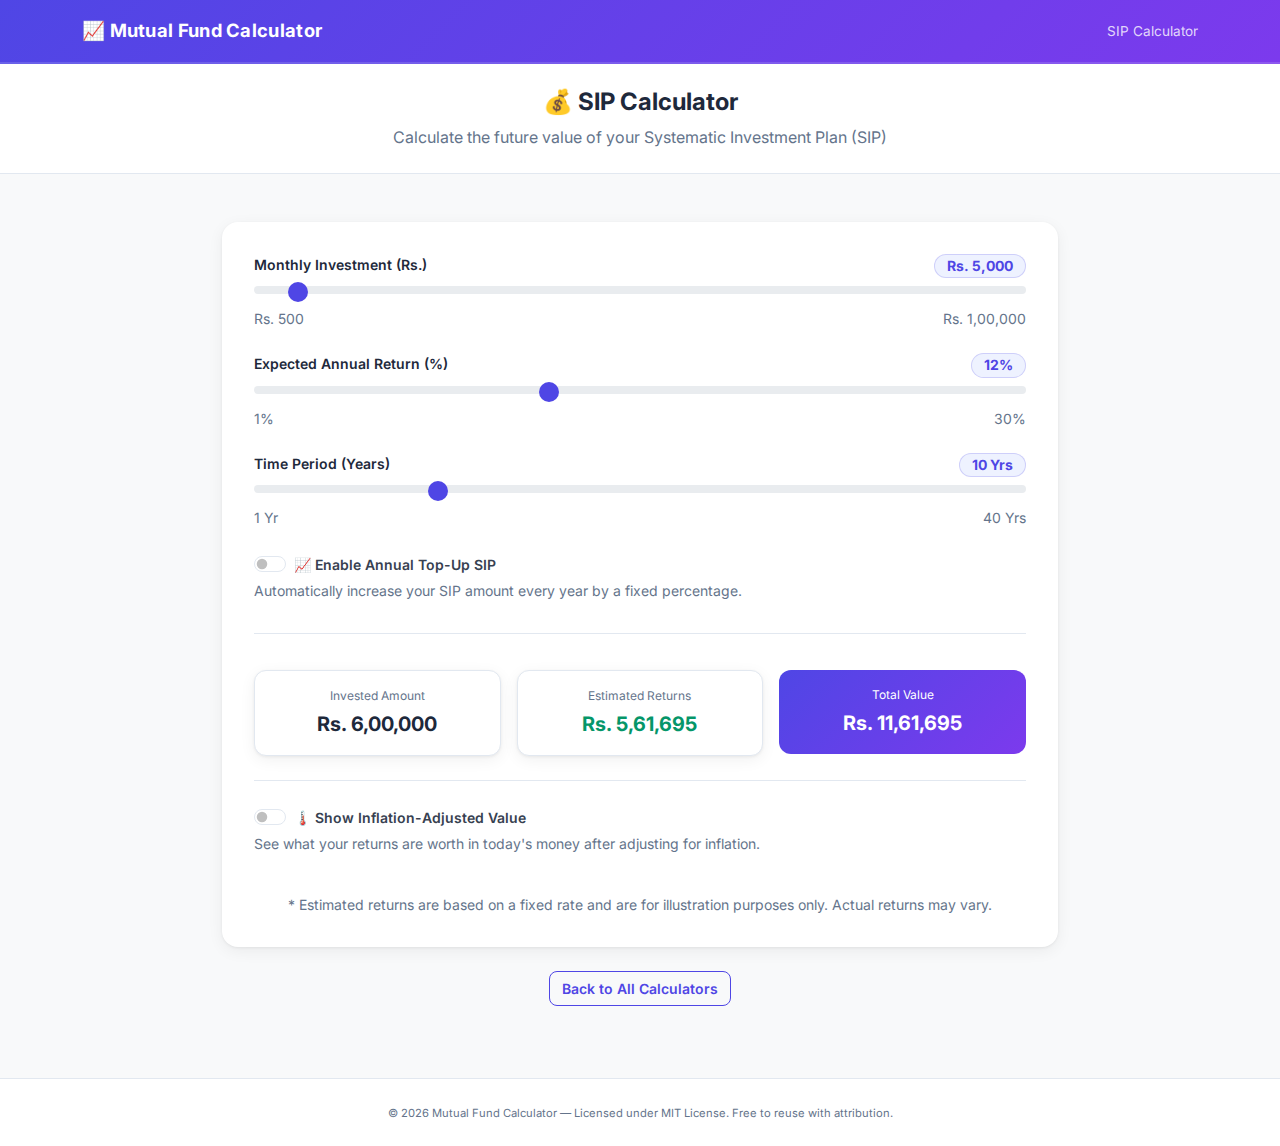
<file: docs/sip-calculator/index.html>
<!doctype html>
<html lang="en">
<head>
  <meta charset="utf-8" />
  <meta name="viewport" content="width=device-width,initial-scale=1" />
  <title>SIP Calculator — Mutual Fund Calculator</title>
  <link href="https://cdn.jsdelivr.net/npm/bootstrap@5.3.3/dist/css/bootstrap.min.css" rel="stylesheet">
  <link rel="preconnect" href="https://fonts.googleapis.com">
  <link rel="preconnect" href="https://fonts.gstatic.com" crossorigin>
  <link href="https://fonts.googleapis.com/css2?family=Inter:wght@300;400;500;600;700;800&display=swap" rel="stylesheet">
  <link rel="stylesheet" href="../assets/css/styles.css">
</head>
<body class="bg-light">

  <nav class="navbar navbar-expand-lg navbar-dark bg-primary">
    <div class="container">
      <a class="navbar-brand fw-bold" href="../index.html">📈 Mutual Fund Calculator</a>
      <span class="navbar-text text-white">SIP Calculator</span>
    </div>
  </nav>

  <section class="py-4 text-center bg-white border-bottom calc-hero">
    <div class="container">
      <h1 class="h3 fw-bold text-primary">💰 SIP Calculator</h1>
      <p class="text-muted mb-0">Calculate the future value of your Systematic Investment Plan (SIP)</p>
    </div>
  </section>

  <section class="py-5">
    <div class="container" style="max-width: 860px;">
      <div class="card shadow-sm border-0 p-4">

        <!-- Monthly Investment -->
        <div class="mb-4">
          <div class="d-flex justify-content-between">
            <label class="form-label fw-semibold">Monthly Investment (Rs.)</label>
            <span class="badge bg-primary fs-6" id="principalVal">Rs. 5,000</span>
          </div>
          <input type="range" class="form-range" id="principal" min="500" max="100000" step="500" value="5000">
          <div class="d-flex justify-content-between text-muted small"><span>Rs. 500</span><span>Rs. 1,00,000</span></div>
        </div>

        <!-- Expected Return -->
        <div class="mb-4">
          <div class="d-flex justify-content-between">
            <label class="form-label fw-semibold">Expected Annual Return (%)</label>
            <span class="badge bg-primary fs-6" id="rateVal">12%</span>
          </div>
          <input type="range" class="form-range" id="rate" min="1" max="30" step="0.5" value="12">
          <div class="d-flex justify-content-between text-muted small"><span>1%</span><span>30%</span></div>
        </div>

        <!-- Time Period -->
        <div class="mb-4">
          <div class="d-flex justify-content-between">
            <label class="form-label fw-semibold">Time Period (Years)</label>
            <span class="badge bg-primary fs-6" id="yearsVal">10 Yrs</span>
          </div>
          <input type="range" class="form-range" id="years" min="1" max="40" step="1" value="10">
          <div class="d-flex justify-content-between text-muted small"><span>1 Yr</span><span>40 Yrs</span></div>
        </div>

        <!-- Top-Up Toggle -->
        <div class="mb-3">
          <div class="form-check form-switch">
            <input class="form-check-input" type="checkbox" id="topupToggle" role="switch">
            <label class="form-check-label fw-semibold" for="topupToggle">
              📈 Enable Annual Top-Up SIP
            </label>
          </div>
          <div class="text-muted small mt-1">Automatically increase your SIP amount every year by a fixed percentage.</div>
        </div>

        <!-- Top-Up Rate Slider (hidden by default) -->
        <div class="mb-4" id="topupSection" style="display:none;">
          <div class="d-flex justify-content-between">
            <label class="form-label fw-semibold">Annual Top-Up Rate (%)</label>
            <span class="badge bg-success fs-6" id="topupVal">10%</span>
          </div>
          <input type="range" class="form-range topup-range" id="topup" min="1" max="50" step="1" value="10">
          <div class="d-flex justify-content-between text-muted small"><span>1%</span><span>50%</span></div>
        </div>

        <hr />

        <!-- Result Summary Cards (shown when top-up is OFF) -->
        <div id="regularResultSection">
          <div class="row text-center g-3 mt-1">
            <div class="col-md-4">
              <div class="result-card p-3 rounded bg-light border">
                <div class="text-muted small mb-1">Invested Amount</div>
                <div class="fw-bold fs-5 text-dark" id="invested">—</div>
              </div>
            </div>
            <div class="col-md-4">
              <div class="result-card p-3 rounded bg-light border">
                <div class="text-muted small mb-1">Estimated Returns</div>
                <div class="fw-bold fs-5 text-success" id="returns">—</div>
              </div>
            </div>
            <div class="col-md-4">
              <div class="result-card p-3 rounded bg-primary border">
                <div class="text-white small mb-1">Total Value</div>
                <div class="fw-bold fs-5 text-white" id="total">—</div>
              </div>
            </div>
          </div>
        </div>

        <!-- Comparison Result Cards (shown when top-up is ON) -->
        <div id="comparisonResultSection" style="display:none;">
          <div class="row g-3 mt-1">

            <!-- Without Top-Up -->
            <div class="col-md-6">
              <h6 class="text-muted fw-semibold text-center mb-2">📊 Without Top-Up</h6>
              <div class="row text-center g-2">
                <div class="col-12">
                  <div class="result-card p-3 rounded bg-light border">
                    <div class="text-muted small mb-1">Invested Amount</div>
                    <div class="fw-bold fs-6 text-dark" id="noTopupInvested">—</div>
                  </div>
                </div>
                <div class="col-12">
                  <div class="result-card p-3 rounded bg-light border">
                    <div class="text-muted small mb-1">Estimated Returns</div>
                    <div class="fw-bold fs-6 text-success" id="noTopupReturns">—</div>
                  </div>
                </div>
                <div class="col-12">
                  <div class="result-card p-3 rounded bg-primary border">
                    <div class="text-white small mb-1">Total Value</div>
                    <div class="fw-bold fs-6 text-white" id="noTopupTotal">—</div>
                  </div>
                </div>
              </div>
            </div>

            <!-- With Top-Up -->
            <div class="col-md-6">
              <h6 class="text-success fw-semibold text-center mb-2">📈 With Top-Up</h6>
              <div class="row text-center g-2">
                <div class="col-12">
                  <div class="result-card p-3 rounded bg-light border">
                    <div class="text-muted small mb-1">Invested Amount</div>
                    <div class="fw-bold fs-6 text-dark" id="topupInvested">—</div>
                  </div>
                </div>
                <div class="col-12">
                  <div class="result-card p-3 rounded bg-light border">
                    <div class="text-muted small mb-1">Estimated Returns</div>
                    <div class="fw-bold fs-6 text-success" id="topupReturns">—</div>
                  </div>
                </div>
                <div class="col-12">
                  <div class="result-card p-3 rounded bg-success border">
                    <div class="text-white small mb-1">Total Value</div>
                    <div class="fw-bold fs-6 text-white" id="topupTotal">—</div>
                  </div>
                </div>
              </div>
            </div>

          </div>

          <!-- Additional gain callout -->
          <div class="mt-3 p-3 rounded border border-success bg-success bg-opacity-10 text-center">
            <span class="text-muted small">🚀 Additional Value from Top-Up: </span>
            <span class="fw-bold text-success fs-6" id="additionalGain">—</span>
          </div>
        </div>

        <hr class="mt-4" />

        <!-- Inflation-Adjusted Toggle -->
        <div class="mb-3 mt-2">
          <div class="form-check form-switch">
            <input class="form-check-input" type="checkbox" id="inflationToggle" role="switch">
            <label class="form-check-label fw-semibold" for="inflationToggle">
              🌡️ Show Inflation-Adjusted Value
            </label>
          </div>
          <div class="text-muted small mt-1">See what your returns are worth in today's money after adjusting for inflation.</div>
        </div>

        <!-- Inflation Rate Slider (hidden by default) -->
        <div class="mb-4" id="inflationSection" style="display:none;">
          <div class="d-flex justify-content-between">
            <label class="form-label fw-semibold">Expected Annual Inflation Rate (%)</label>
            <span class="badge bg-warning text-dark fs-6" id="inflationVal">6%</span>
          </div>
          <input type="range" class="form-range" id="inflation" min="1" max="15" step="0.5" value="6">
          <div class="d-flex justify-content-between text-muted small"><span>1%</span><span>15%</span></div>
          <div class="text-muted small mt-1">Adjust the expected average annual inflation rate to see the real purchasing power of your returns.</div>
        </div>

        <!-- Inflation-Adjusted Result Section (hidden by default) -->
        <div id="inflationResultSection" style="display:none;" class="mt-3">

          <!-- Normal SIP Inflation-Adjusted Results -->
          <div id="inflationNormalSection">
            <h6 id="inflationNormalLabel" class="text-muted fw-semibold text-center mb-2" style="display:none;">📊 Normal SIP — Inflation Adjusted</h6>
            <div class="row text-center g-3">
              <div class="col-md-6">
                <div class="result-card p-3 rounded border border-warning bg-warning bg-opacity-10">
                  <div class="text-muted small mb-1">💰 Inflation-Adjusted Value</div>
                  <div class="fw-bold fs-5" style="color: #92400e;" id="inflationAdjustedValue">—</div>
                  <div class="text-muted small mt-1">(In today's money)</div>
                </div>
              </div>
              <div class="col-md-6">
                <div class="result-card p-3 rounded bg-light border">
                  <div class="text-muted small mb-1">📉 Purchasing Power Loss</div>
                  <div class="fw-bold fs-5 text-danger" id="purchasingPowerLoss">—</div>
                  <div class="text-muted small mt-1">(Eroded by inflation)</div>
                </div>
              </div>
            </div>
            <div class="mt-3 p-3 rounded border border-warning bg-warning bg-opacity-10 text-center">
              <span class="text-dark small" id="inflationCalloutText">—</span>
            </div>
          </div>

          <!-- Step-Up SIP Inflation-Adjusted Results (shown only when top-up is enabled) -->
          <div id="inflationTopupSection" style="display:none;" class="mt-3">
            <h6 class="text-success fw-semibold text-center mb-2">📈 Step-Up SIP — Inflation Adjusted</h6>
            <div class="row text-center g-3">
              <div class="col-md-6">
                <div class="result-card p-3 rounded border border-success bg-success bg-opacity-10">
                  <div class="text-muted small mb-1">💰 Inflation-Adjusted Value</div>
                  <div class="fw-bold fs-5" style="color: #065f46;" id="inflationAdjustedValueTopup">—</div>
                  <div class="text-muted small mt-1">(In today's money)</div>
                </div>
              </div>
              <div class="col-md-6">
                <div class="result-card p-3 rounded bg-light border">
                  <div class="text-muted small mb-1">📉 Purchasing Power Loss</div>
                  <div class="fw-bold fs-5 text-danger" id="purchasingPowerLossTopup">—</div>
                  <div class="text-muted small mt-1">(Eroded by inflation)</div>
                </div>
              </div>
            </div>
            <div class="mt-3 p-3 rounded border border-success bg-success bg-opacity-10 text-center">
              <span class="text-dark small" id="inflationCalloutTextTopup">—</span>
            </div>
          </div>

        </div>

        <p class="text-muted small mt-4 mb-0 text-center">
          * Estimated returns are based on a fixed rate and are for illustration purposes only. Actual returns may vary.
        </p>

      </div>

      <!-- Top-Up Yearly Breakdown Table -->
      <div id="topupTableSection" style="display:none;" class="mt-4">
        <div class="card shadow-sm border-0 p-4">
          <h6 class="fw-bold text-primary mb-3">📊 Year-by-Year Top-Up SIP Breakdown</h6>
          <p class="text-muted small mb-3">
            The table below shows how your monthly SIP amount increases each year due to the top-up, along with the
            yearly invested amount and the corpus (portfolio value) built up at the end of each year.
          </p>
          <div class="table-responsive">
            <table class="table table-sm table-bordered table-hover align-middle topup-table mb-0">
              <thead class="table-primary">
                <tr>
                  <th class="text-center">Year</th>
                  <th class="text-end">Monthly SIP (Rs.)</th>
                  <th class="text-end">Yearly Invested (Rs.)</th>
                  <th class="text-end">Corpus at Year End (Rs.)</th>
                </tr>
              </thead>
              <tbody id="topupTableBody">
              </tbody>
              <tfoot id="topupTableFoot">
              </tfoot>
            </table>
          </div>
        </div>
      </div>

      <div class="text-center mt-4">
        <a href="../index.html" class="btn btn-outline-primary">Back to All Calculators</a>
      </div>
    </div>
  </section>

  <footer class="text-center py-4 text-muted border-top bg-white mt-4">
    <small>© 2026 Mutual Fund Calculator — Licensed under MIT License. Free to reuse with attribution.</small>
  </footer>

  <script src="https://cdn.jsdelivr.net/npm/bootstrap@5.3.3/dist/js/bootstrap.bundle.min.js"></script>
  <script src="../assets/js/app.js"></script>
  <script>
    const principalSlider = document.getElementById("principal");
    const rateSlider      = document.getElementById("rate");
    const yearsSlider     = document.getElementById("years");
    const topupToggle     = document.getElementById("topupToggle");
    const topupSlider     = document.getElementById("topup");
    const topupSection    = document.getElementById("topupSection");
    const topupTableSection = document.getElementById("topupTableSection");
    const regularResultSection    = document.getElementById("regularResultSection");
    const comparisonResultSection = document.getElementById("comparisonResultSection");
    const inflationToggle        = document.getElementById("inflationToggle");
    const inflationSlider        = document.getElementById("inflation");
    const inflationSection       = document.getElementById("inflationSection");
    const inflationResultSection = document.getElementById("inflationResultSection");

    // Show / hide the top-up controls
    topupToggle.addEventListener("change", function () {
      topupSection.style.display      = this.checked ? "block" : "none";
      topupTableSection.style.display = this.checked ? "block" : "none";
      calculate();
    });

    topupSlider.addEventListener("input", function () {
      document.getElementById("topupVal").textContent = formatPercent(this.value);
      calculate();
    });

    // Show / hide inflation controls
    inflationToggle.addEventListener("change", function () {
      inflationSection.style.display       = this.checked ? "block" : "none";
      inflationResultSection.style.display = this.checked ? "block" : "none";
      calculate();
    });

    inflationSlider.addEventListener("input", function () {
      document.getElementById("inflationVal").textContent = formatPercent(this.value);
      calculate();
    });

    function calculate() {
      const P          = Number(principalSlider.value);
      const annualRate = Number(rateSlider.value);
      const years      = Number(yearsSlider.value);

      document.getElementById("principalVal").textContent = formatINR(P);
      document.getElementById("rateVal").textContent      = formatPercent(annualRate);
      document.getElementById("yearsVal").textContent     = years + " Yrs";

      let nominalFV;
      let regularFV;

      if (topupToggle.checked) {
        const topUpRate = Number(topupSlider.value);
        const topUpResult = calculateTopUpSIP(P, annualRate, years, topUpRate);
        const regularResult = calculateSIP(P, annualRate, years);

        // Show comparison view, hide single view
        regularResultSection.style.display    = "none";
        comparisonResultSection.style.display = "block";

        // Without top-up
        document.getElementById("noTopupInvested").textContent = formatINR(regularResult.totalInvested);
        document.getElementById("noTopupReturns").textContent  = formatINR(regularResult.estimatedReturns);
        document.getElementById("noTopupTotal").textContent    = formatINR(regularResult.futureValue);

        // With top-up
        document.getElementById("topupInvested").textContent = formatINR(topUpResult.totalInvested);
        document.getElementById("topupReturns").textContent  = formatINR(topUpResult.estimatedReturns);
        document.getElementById("topupTotal").textContent    = formatINR(topUpResult.futureValue);

        // Additional gain
        const additionalGain = topUpResult.futureValue - regularResult.futureValue;
        document.getElementById("additionalGain").textContent = formatINR(additionalGain);

        renderTopUpTable(topUpResult.yearlyBreakdown, topUpResult.totalInvested, topUpResult.futureValue);

        nominalFV = topUpResult.futureValue;
        regularFV = regularResult.futureValue;
      } else {
        // Show single view, hide comparison view
        regularResultSection.style.display    = "block";
        comparisonResultSection.style.display = "none";

        const { futureValue, totalInvested, estimatedReturns } = calculateSIP(P, annualRate, years);

        document.getElementById("invested").textContent = formatINR(totalInvested);
        document.getElementById("returns").textContent  = formatINR(estimatedReturns);
        document.getElementById("total").textContent    = formatINR(futureValue);

        nominalFV = futureValue;
        regularFV = futureValue;
      }

      // Inflation-adjusted calculation
      if (inflationToggle.checked) {
        const inflationRate = Number(inflationSlider.value);
        const inflationNormalLabel  = document.getElementById("inflationNormalLabel");
        const inflationTopupSection = document.getElementById("inflationTopupSection");

        // Normal SIP inflation-adjusted results
        const { inflationAdjustedValue, purchasingPowerLoss } = calculateInflationAdjusted(regularFV, inflationRate, years);
        document.getElementById("inflationAdjustedValue").textContent = formatINR(inflationAdjustedValue);
        document.getElementById("purchasingPowerLoss").textContent    = formatINR(purchasingPowerLoss);

        if (topupToggle.checked) {
          // Show the Normal SIP label and the Step-Up SIP section
          inflationNormalLabel.style.display  = "block";
          inflationTopupSection.style.display = "block";

          document.getElementById("inflationCalloutText").textContent =
            "Normal SIP: your corpus of " + formatINR(regularFV) +
            " will be worth " + formatINR(inflationAdjustedValue) +
            " in today\u2019s money after " + inflationRate + "% annual inflation over " + years + " years.";

          // Step-Up SIP inflation-adjusted results
          const { inflationAdjustedValue: adjTopup, purchasingPowerLoss: lossTopup } =
            calculateInflationAdjusted(nominalFV, inflationRate, years);
          document.getElementById("inflationAdjustedValueTopup").textContent = formatINR(adjTopup);
          document.getElementById("purchasingPowerLossTopup").textContent    = formatINR(lossTopup);
          document.getElementById("inflationCalloutTextTopup").textContent   =
            "Step-Up SIP: your corpus of " + formatINR(nominalFV) +
            " will be worth " + formatINR(adjTopup) +
            " in today\u2019s money after " + inflationRate + "% annual inflation over " + years + " years.";
        } else {
          // Hide the Normal SIP label and the Step-Up SIP section
          inflationNormalLabel.style.display  = "none";
          inflationTopupSection.style.display = "none";

          document.getElementById("inflationCalloutText").textContent =
            "In today\u2019s money, your corpus of " + formatINR(regularFV) +
            " will be worth " + formatINR(inflationAdjustedValue) +
            " after accounting for " + inflationRate + "% annual inflation over " + years + " years.";
        }
      }
    }

    function renderTopUpTable(breakdown, totalInvested, totalCorpus) {
      const tbody = document.getElementById("topupTableBody");
      const tfoot = document.getElementById("topupTableFoot");
      tbody.innerHTML = "";
      tfoot.innerHTML = "";

      breakdown.forEach(function (row) {
        const tr = document.createElement("tr");
        tr.innerHTML =
          '<td class="text-center fw-semibold">Year ' + row.year + '</td>' +
          '<td class="text-end">' + Math.round(row.monthlySIP).toLocaleString("en-IN") + '</td>' +
          '<td class="text-end">' + Math.round(row.yearlyInvested).toLocaleString("en-IN") + '</td>' +
          '<td class="text-end text-primary fw-semibold">' + Math.round(row.corpusAtEndOfYear).toLocaleString("en-IN") + '</td>';
        tbody.appendChild(tr);
      });

      // Footer totals row
      const tfr = document.createElement("tr");
      tfr.classList.add("table-success", "fw-bold");
      tfr.innerHTML =
        '<td class="text-center">Total</td>' +
        '<td class="text-end">—</td>' +
        '<td class="text-end">' + Math.round(totalInvested).toLocaleString("en-IN") + '</td>' +
        '<td class="text-end text-success">' + Math.round(totalCorpus).toLocaleString("en-IN") + '</td>';
      tfoot.appendChild(tfr);
    }

    principalSlider.addEventListener("input", calculate);
    rateSlider.addEventListener("input", calculate);
    yearsSlider.addEventListener("input", calculate);

    calculate();
  </script>
</body>
</html>
</file>
<file: docs/assets/css/styles.css>
/* ===========================
   CSS Custom Properties
   =========================== */
:root {
  --color-primary: #4F46E5;
  --color-primary-dark: #3730A3;
  --color-primary-light: #EEF2FF;
  --color-success: #059669;
  --color-success-dark: #065f46;
  --color-success-light: #D1FAE5;
  --color-warning: #D97706;
  --color-warning-dark: #92400e;
  --color-warning-light: #FEF3C7;
  --color-danger: #DC2626;
  --color-danger-light: #FEE2E2;
  --color-surface: #FFFFFF;
  --color-bg: #F8FAFC;
  --color-border: #E2E8F0;
  --color-text: #1E293B;
  --color-text-muted: #64748B;
  --radius-card: 16px;
  --radius-badge: 8px;
  --shadow-card: 0 1px 3px rgba(0,0,0,0.06), 0 4px 16px rgba(0,0,0,0.06);
  --shadow-card-hover: 0 8px 32px rgba(79,70,229,0.12), 0 2px 8px rgba(0,0,0,0.08);

  /* Bootstrap 5 variable overrides */
  --bs-primary: #4F46E5;
  --bs-primary-rgb: 79, 70, 229;
  --bs-success: #059669;
  --bs-success-rgb: 5, 150, 105;
  --bs-warning: #D97706;
  --bs-warning-rgb: 217, 119, 6;
  --bs-danger: #DC2626;
  --bs-danger-rgb: 220, 38, 38;
  --bs-body-font-family: 'Inter', -apple-system, BlinkMacSystemFont, 'Segoe UI', sans-serif;
  --bs-body-color: #374151;
  --bs-border-color: #E2E8F0;
}

/* ===========================
   Global Styles
   =========================== */
body {
  font-family: 'Inter', -apple-system, BlinkMacSystemFont, 'Segoe UI', sans-serif;
  color: #374151;
  background-color: var(--color-bg) !important;
}

/* ===========================
   Text Color Overrides
   =========================== */
.text-primary {
  color: var(--color-primary) !important;
}

.text-success {
  color: var(--color-success) !important;
}

.text-success-dark {
  color: var(--color-success-dark) !important;
}

.text-warning {
  color: var(--color-warning) !important;
}

.text-warning-dark {
  color: var(--color-warning-dark) !important;
}

.text-danger {
  color: var(--color-danger) !important;
}

.text-muted {
  color: var(--color-text-muted) !important;
}

/* ===========================
   Navbar
   =========================== */
.navbar.bg-primary {
  background: linear-gradient(135deg, #4F46E5 0%, #7C3AED 100%) !important;
  min-height: 64px;
  border-bottom: 2px solid rgba(255,255,255,0.15);
}

.navbar .container {
  align-items: center;
}

.navbar-brand {
  font-size: 1.15rem;
  font-weight: 700;
  letter-spacing: 0.3px;
  color: #fff !important;
}

.navbar .navbar-text {
  font-size: 0.85rem;
  color: rgba(255,255,255,0.8) !important;
}

/* ===========================
   Hero Section (Home Page)
   =========================== */
.hero-home {
  background: radial-gradient(ellipse at 60% 0%, #EEF2FF 0%, #fff 65%) !important;
}

.hero-home h1 {
  font-size: 2.25rem;
  font-weight: 800;
  color: var(--color-text) !important;
}

.hero-home .lead {
  font-size: 1.05rem;
  color: var(--color-text-muted) !important;
}

.hero-divider {
  width: 48px;
  height: 2px;
  background-color: var(--color-primary);
  border: none;
  margin: 1rem auto 0;
  opacity: 1;
}

/* ===========================
   Calculator Cards (Home Page)
   =========================== */
.card {
  background-color: var(--color-surface);
  border-radius: var(--radius-card) !important;
  box-shadow: var(--shadow-card) !important;
  border: none !important;
  transition: transform 0.25s ease, box-shadow 0.25s ease;
}

.card:hover {
  transform: translateY(-6px);
  box-shadow: var(--shadow-card-hover) !important;
}

.card-icon-wrap {
  width: 56px;
  height: 56px;
  background: var(--color-primary-light);
  border-radius: 50%;
  display: flex;
  align-items: center;
  justify-content: center;
  margin: 0 auto 1rem;
  font-size: 1.75rem;
  line-height: 1;
}

.card-title {
  font-size: 1.05rem;
  font-weight: 600;
  color: var(--color-text) !important;
}

.card-text {
  font-size: 0.875rem;
  color: var(--color-text-muted) !important;
}

/* ===========================
   Buttons
   =========================== */
.btn-primary {
  background-color: var(--color-primary) !important;
  border-color: var(--color-primary) !important;
  border-radius: 8px !important;
  padding: 0.45rem 1.25rem;
  font-size: 0.875rem;
  font-weight: 600;
  color: #fff !important;
}

.btn-primary:hover,
.btn-primary:focus {
  background-color: var(--color-primary-dark) !important;
  border-color: var(--color-primary-dark) !important;
}

.btn-outline-primary {
  color: var(--color-primary) !important;
  border-color: var(--color-primary) !important;
  border-radius: 8px !important;
  font-size: 0.875rem;
  font-weight: 600;
}

.btn-outline-primary:hover {
  background-color: var(--color-primary) !important;
  color: #fff !important;
}

.btn-outline-secondary {
  border-radius: 8px !important;
  font-size: 0.875rem;
  font-weight: 500;
}

/* ===========================
   Calculator Page Hero Section
   =========================== */
.calc-hero {
  background: #fff !important;
  padding: 1.5rem 0 !important;
  border-bottom: 1px solid var(--color-border) !important;
}

.calc-hero h1 {
  font-size: 1.5rem;
  font-weight: 700;
  color: var(--color-text) !important;
}

/* ===========================
   Main Calculator Card
   =========================== */
.card.shadow-sm.border-0.p-4 {
  border-radius: var(--radius-card) !important;
  box-shadow: var(--shadow-card) !important;
  background: var(--color-surface);
  padding: 2rem !important;
}

/* ===========================
   Form Labels
   =========================== */
.form-label {
  font-size: 0.875rem;
  font-weight: 600;
  color: var(--color-text);
  margin-bottom: 0;
}

/* ===========================
   Badges (Slider Values)
   =========================== */
.badge {
  border-radius: 20px !important;
  font-size: 0.875rem !important;
  padding: 0.3em 0.85em !important;
  font-weight: 700 !important;
}

.badge.bg-primary {
  background-color: var(--color-primary-light) !important;
  color: var(--color-primary) !important;
  border: 1.5px solid rgba(79,70,229,0.2);
}

.badge.bg-success {
  background-color: var(--color-success-light) !important;
  color: var(--color-success) !important;
  border: 1.5px solid rgba(5,150,105,0.2);
}

.badge.bg-warning {
  background-color: var(--color-warning-light) !important;
  color: var(--color-warning) !important;
  border: 1.5px solid rgba(217,119,6,0.2);
}

/* ===========================
   Range Sliders
   =========================== */
.form-range::-webkit-slider-thumb {
  background-color: var(--color-primary);
  width: 20px;
  height: 20px;
  border: none;
}

.form-range::-moz-range-thumb {
  background-color: var(--color-primary);
  width: 20px;
  height: 20px;
  border: none;
  border-radius: 50%;
}

/* ===========================
   HR Dividers
   =========================== */
hr {
  border-color: var(--color-border);
  opacity: 1;
}

/* ===========================
   Toggle Switches
   =========================== */
.form-check-input:checked {
  background-color: var(--color-primary) !important;
  border-color: var(--color-primary) !important;
}

.form-check-label {
  font-size: 0.875rem;
  font-weight: 600;
}

/* ===========================
   Result Cards
   =========================== */
.result-card {
  border-radius: 12px !important;
  padding: 1rem 1.25rem !important;
  transition: box-shadow 0.2s ease;
}

.result-card .fw-bold {
  font-size: 1.2rem;
  font-weight: 700 !important;
}

.result-card .small,
.result-card .text-muted.small {
  font-size: 0.75rem;
}

/* Invested Amount / Returns cards (bg-light) */
.result-card.bg-light {
  background-color: #fff !important;
  border: 1px solid var(--color-border) !important;
  box-shadow: var(--shadow-card);
}

.result-card.bg-light .text-dark {
  color: var(--color-text) !important;
}

.result-card.bg-light .text-success {
  color: var(--color-success) !important;
}

/* Total Value card — primary gradient */
.result-card.bg-primary {
  background: linear-gradient(135deg, var(--color-primary) 0%, #7C3AED 100%) !important;
  border: none !important;
}

/* Total Value card — success gradient (top-up) */
.result-card.bg-success:not(.bg-opacity-10) {
  background: linear-gradient(135deg, var(--color-success) 0%, #065F46 100%) !important;
  border: none !important;
}

/* Inflation warning card */
.result-card.border-warning.bg-warning.bg-opacity-10 {
  background-color: var(--color-warning-light) !important;
  border: 1.5px solid rgba(217,119,6,0.3) !important;
}

/* Inflation success card (step-up SIP) */
.result-card.border-success.bg-success.bg-opacity-10 {
  background: var(--color-success-light) !important;
  border: 1.5px solid rgba(5,150,105,0.3) !important;
}

/* ===========================
   Callout / Info Boxes
   =========================== */
.bg-success.bg-opacity-10 {
  background-color: var(--color-success-light) !important;
  border: 1.5px solid rgba(5,150,105,0.3) !important;
  border-radius: 12px;
}

.bg-warning.bg-opacity-10 {
  background-color: var(--color-warning-light) !important;
  border: 1.5px solid rgba(217,119,6,0.3) !important;
  border-radius: 12px;
}

/* ===========================
   Tables
   =========================== */
.table {
  font-size: 0.85rem;
}

.table-primary {
  --bs-table-bg: var(--color-primary-light);
  --bs-table-color: var(--color-primary);
  --bs-table-border-color: var(--color-border);
}

.table > thead.table-primary > tr > th,
thead.table-primary > tr > th {
  background-color: var(--color-primary-light) !important;
  color: var(--color-primary) !important;
  font-size: 0.8rem;
  font-weight: 600;
  letter-spacing: 0.04em;
  text-transform: uppercase;
}

.table-responsive {
  border-radius: 12px;
  overflow: hidden;
}

.table-hover > tbody > tr:hover > * {
  background-color: #F8FAFC !important;
}

.table-success,
.table tfoot tr.table-success {
  --bs-table-bg: var(--color-success-light);
  --bs-table-color: var(--color-success);
}

.table tfoot tr.table-success > td,
.table tfoot tr.table-success > th {
  background-color: var(--color-success-light) !important;
  color: var(--color-success) !important;
  font-weight: 700;
}

/* ===========================
   Footer
   =========================== */
footer {
  background: #fff !important;
  border-top: 1px solid var(--color-border) !important;
  font-size: 0.8rem;
  color: var(--color-text-muted);
}

footer a {
  color: var(--color-primary);
  text-decoration: none;
}

footer a:hover {
  text-decoration: underline;
}

/* ===========================
   Donut Chart (Lumpsum Calculator)
   =========================== */
.chart-container {
  position: relative;
  width: 200px;
  height: 200px;
  margin: 0 auto;
}

.donut-chart {
  transform: rotate(-90deg);
}

.donut-center-text {
  position: absolute;
  top: 50%;
  left: 50%;
  transform: translate(-50%, -50%);
  text-align: center;
  font-family: 'Inter', sans-serif;
  font-weight: 700;
}

/* ===========================
   Utility
   =========================== */
.opacity-75 {
  opacity: 0.75;
}
</file>
